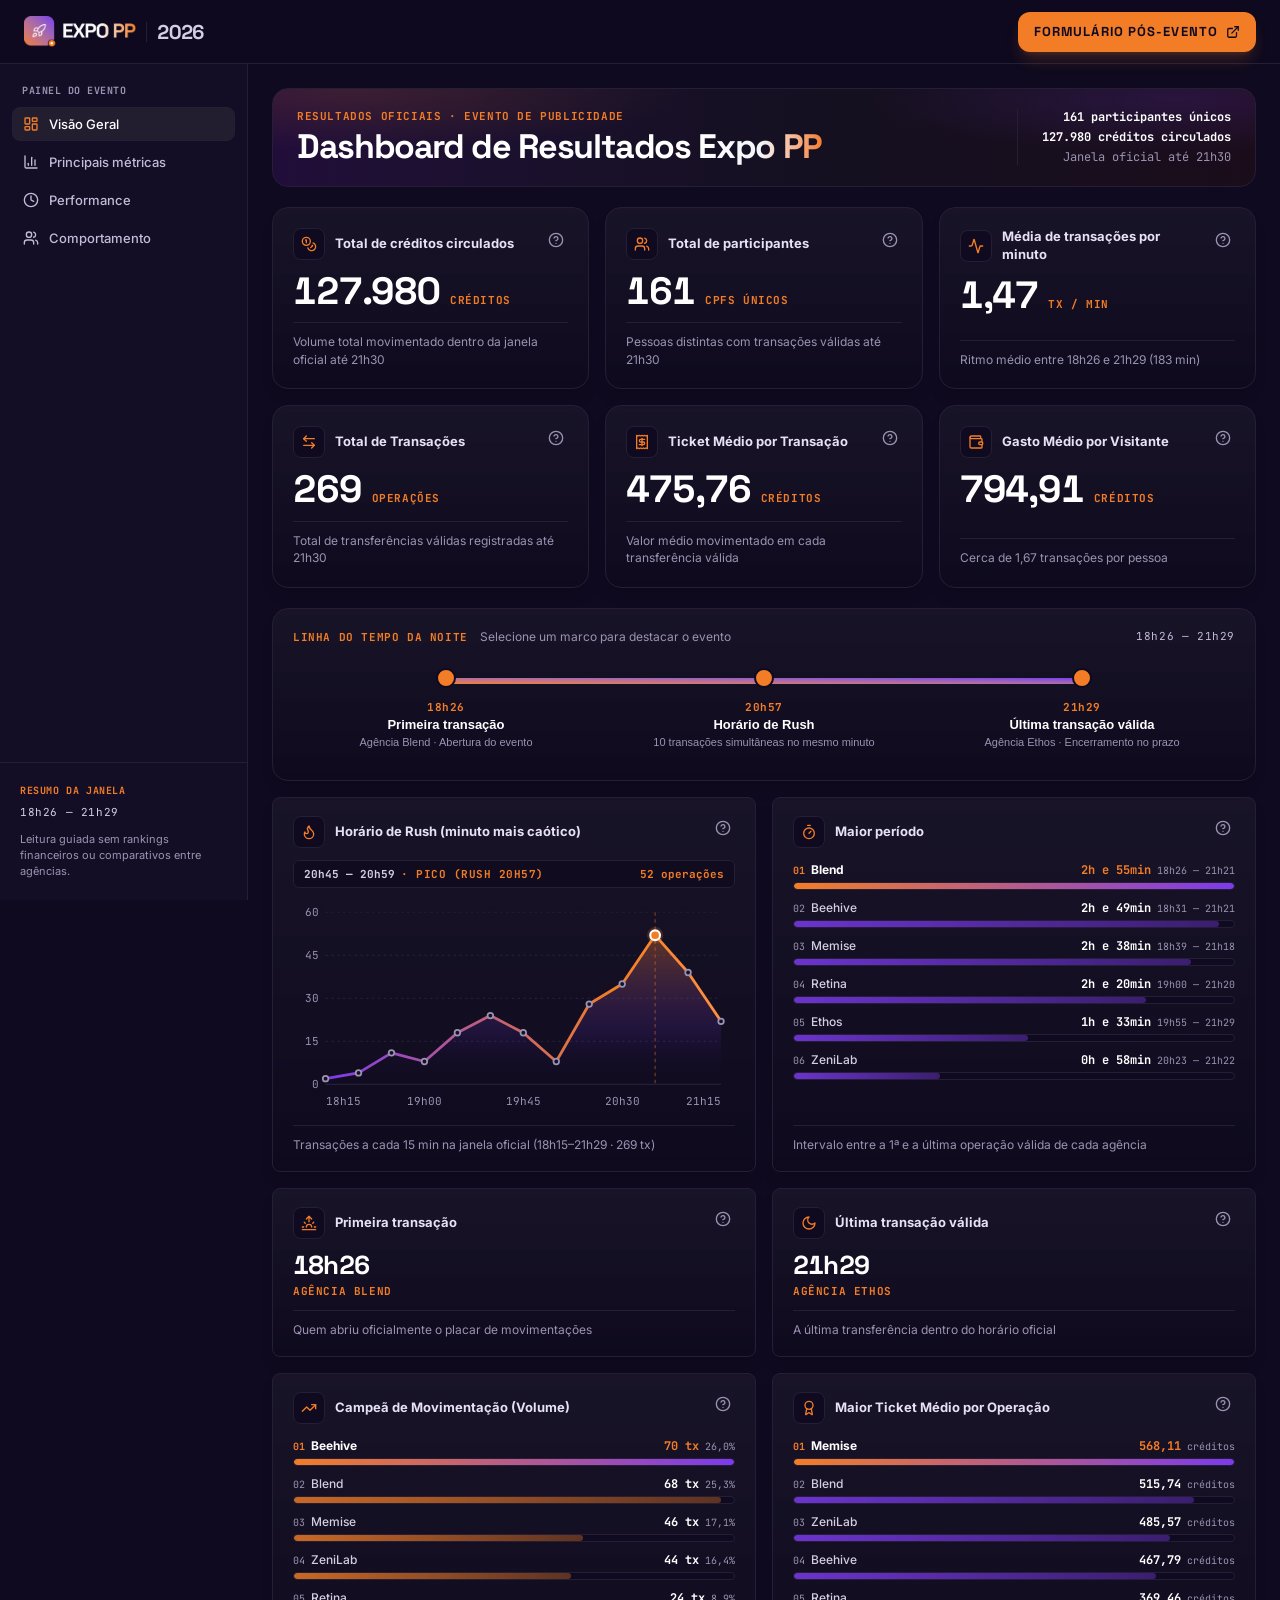
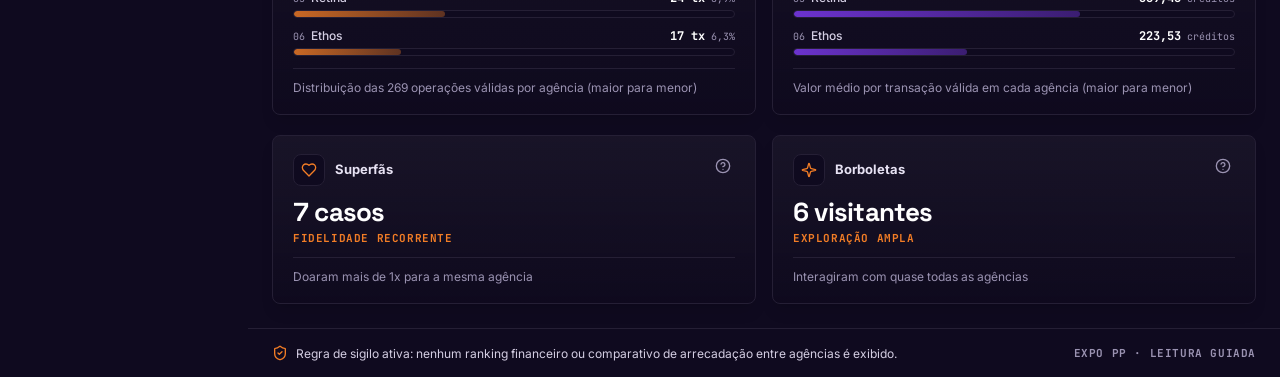
<file: public/expo-pp-dashboard.html>
<!doctype html>
<html lang="pt-BR">
  <head>
    <meta charset="UTF-8" />
    <meta name="viewport" content="width=device-width, initial-scale=1.0" />
    <title>Expo PP — Dashboard de Resultados</title>
    <meta
      name="description"
      content="Dashboard de resultados e destaques comportamentais da Expo PP para os alunos participantes."
    />
    <link rel="icon" type="image/png" href="./assets/aistudio/image_f7f0da98.png" />
    <link rel="preconnect" href="https://fonts.googleapis.com" />
    <link rel="preconnect" href="https://fonts.gstatic.com" crossorigin />
    <link
      href="https://fonts.googleapis.com/css2?family=Inter:wght@400;500;600;700&family=JetBrains+Mono:wght@400;500;700&family=Space+Grotesk:wght@500;700&display=swap"
      rel="stylesheet"
    />
    <style>
      :root {
        --expo-canvas: #0F0A1F;
        --expo-sidebar: #130E26;
        --expo-surface: #161126;
        --expo-surface-raised: #221E30;
        --expo-primary: #F27D26;
        --expo-purple: #7C3AED;
        --expo-hairline: #251F35;
        --expo-text: #FFFFFF;
        --expo-text-secondary: #D4CEE3;
        --expo-text-muted: #9B93B2;
        --expo-shadow-sm: rgba(0, 0, 0, 0.1) 0px 10px 15px -3px, rgba(0, 0, 0, 0.1) 0px 4px 6px -4px;
        --expo-shadow-md: oklab(0.710617 0.106104 0.132957 / 0.2) 0px 10px 15px -3px, oklab(0.710617 0.106104 0.132957 / 0.2) 0px 4px 6px -4px;
        --expo-shadow-lg: oklab(0.710617 0.106104 0.132957 / 0.1) 0px 20px 25px -5px, oklab(0.710617 0.106104 0.132957 / 0.1) 0px 8px 10px -6px;
      }

      *, *::before, *::after {
        box-sizing: border-box;
      }

      html {
        background-color: var(--expo-canvas);
        color: var(--expo-text);
        font-family: "Inter", system-ui, -apple-system, sans-serif;
        scroll-behavior: smooth;
      }

      body {
        margin: 0;
        background-color: var(--expo-canvas);
        color: var(--expo-text);
        -webkit-font-smoothing: antialiased;
        overflow-x: hidden;
      }

      ::selection {
        background: rgba(242, 125, 38, 0.3);
        color: #FFFFFF;
      }

      /* Shell */
      .app-shell {
        display: flex;
        flex-direction: column;
        min-height: 100vh;
      }

      .body-layout {
        display: flex;
        flex: 1;
      }

      .sidebar {
        display: none;
        width: 248px;
        flex-shrink: 0;
        flex-direction: column;
        justify-content: space-between;
        border-right: 1px solid var(--expo-hairline);
        background-color: var(--expo-sidebar);
        position: sticky;
        top: 64px;
        height: calc(100vh - 64px);
      }

      @media (min-width: 1024px) {
        .sidebar {
          display: flex;
        }
      }

      .brand-text {
        font-family: "JetBrains Mono", ui-monospace, monospace;
        font-size: 12px;
        font-weight: 700;
        letter-spacing: 0.6px;
        text-transform: uppercase;
        color: #FFFFFF;
      }

      .sidebar-nav-wrap {
        padding: 20px 12px;
      }

      .sidebar-kicker {
        margin: 0 0 10px;
        padding: 0 10px;
        font-family: "JetBrains Mono", ui-monospace, monospace;
        font-size: 10px;
        font-weight: 700;
        letter-spacing: 0.5px;
        text-transform: uppercase;
        color: var(--expo-text-muted);
      }

      .sidebar-nav {
        display: flex;
        flex-direction: column;
        gap: 4px;
      }

      .sidebar-link {
        display: flex;
        align-items: center;
        gap: 10px;
        padding: 8px 10px;
        border-radius: 8px;
        border: 1px solid transparent;
        text-decoration: none;
        font-size: 13px;
        font-weight: 500;
        color: #C4BBD9;
        white-space: nowrap;
        transition: background-color 150ms cubic-bezier(0.16, 1, 0.3, 1), color 150ms cubic-bezier(0.16, 1, 0.3, 1);
      }

      .sidebar-link:hover,
      .sidebar-link:focus-visible {
        background-color: #1B1530;
        color: #FFFFFF;
        outline: none;
      }

      .sidebar-link[data-active="true"] {
        background-color: var(--expo-surface-raised);
        border-color: var(--expo-hairline);
        color: #FFFFFF;
      }

      .sidebar-link[data-active="true"] svg {
        color: var(--expo-primary);
      }

      .sidebar-footer {
        border-top: 1px solid var(--expo-hairline);
        padding: 20px;
        font-size: 12px;
        line-height: 1.5;
      }

      .workspace {
        display: flex;
        flex: 1;
        min-width: 0;
        flex-direction: column;
      }

      /* Top Header */
      .topbar {
        position: sticky;
        top: 0;
        z-index: 30;
        display: flex;
        align-items: center;
        justify-content: space-between;
        gap: 12px;
        height: 64px;
        padding: 0 16px;
        border-bottom: 1px solid var(--expo-hairline);
        background: rgba(15, 10, 31, 0.95);
        backdrop-filter: blur(12px);
      }

      @media (min-width: 640px) {
        .topbar {
          gap: 16px;
          padding: 0 24px;
        }
      }

      .logo-link {
        display: inline-flex;
        align-items: center;
        gap: 8px;
        flex-shrink: 0;
        border-radius: 8px;
        text-decoration: none;
      }

      @media (min-width: 640px) {
        .logo-link {
          gap: 10px;
        }
      }

      .logo-link:focus-visible {
        outline: none;
        box-shadow: 0 0 0 2px var(--expo-primary);
      }

      .logo-img {
        height: 24px;
        width: auto;
        object-fit: contain;
        display: block;
      }

      @media (min-width: 640px) {
        .logo-img {
          height: 32px;
        }
      }

      .logo-divider {
        width: 1px;
        height: 16px;
        background-color: var(--expo-hairline);
      }

      @media (min-width: 640px) {
        .logo-divider {
          height: 20px;
        }
      }

      .logo-year {
        font-family: "Space Grotesk", system-ui, sans-serif;
        font-size: 15px;
        font-weight: 700;
        line-height: 1;
        letter-spacing: -0.02em;
        font-variant-numeric: tabular-nums;
        color: var(--expo-text-secondary);
      }

      @media (min-width: 640px) {
        .logo-year {
          font-size: 20px;
        }
      }

      .cta-form-btn {
        display: inline-flex;
        align-items: center;
        gap: 6px;
        height: 36px;
        padding: 0 12px;
        flex-shrink: 0;
        border-radius: 12px;
        background-color: var(--expo-primary);
        color: #0F0A1F;
        text-decoration: none;
        font-family: "Space Grotesk", system-ui, sans-serif;
        font-size: 11px;
        font-weight: 700;
        letter-spacing: 0.9px;
        text-transform: uppercase;
        white-space: nowrap;
        box-shadow: var(--expo-shadow-md);
        transition: background-color 150ms cubic-bezier(0.16, 1, 0.3, 1);
      }

      @media (min-width: 640px) {
        .cta-form-btn {
          gap: 8px;
          height: 40px;
          padding: 0 16px;
          font-size: 13px;
          letter-spacing: 1.1px;
        }
      }

      .cta-form-btn:hover {
        background-color: #FF9142;
      }

      .cta-form-btn:focus-visible {
        outline: none;
        box-shadow: 0 0 0 2px #FFFFFF;
      }

      /* Main Canvas */
      .canvas {
        flex: 1;
        padding: 20px 16px;
      }

      @media (min-width: 640px) {
        .canvas {
          padding: 24px;
        }
      }

      .canvas-inner {
        width: 100%;
        max-width: 1320px;
        margin: 0 auto;
        display: flex;
        flex-direction: column;
        gap: 20px;
      }

      .banner {
        scroll-margin-top: 80px;
        border-radius: 16px;
        border: 1px solid var(--expo-hairline);
        padding: 20px;
        background:
          radial-gradient(50% 90% at 8% 0%, oklab(0.710617 0.106104 0.132957 / 0.14) 0%, transparent 70%),
          radial-gradient(45% 80% at 92% 10%, rgba(124, 58, 237, 0.16) 0%, transparent 70%),
          linear-gradient(
            to right,
            oklab(0.381 0.100917 -0.144194 / 0.25) 0%,
            rgba(22, 18, 33, 0.75) 55%,
            oklab(0.266 0.0637018 0.0467235 / 0.22) 100%
          );
      }

      @media (min-width: 640px) {
        .banner {
          padding: 20px 24px;
        }
      }

      .banner-row {
        display: flex;
        flex-direction: column;
        gap: 12px;
      }

      @media (min-width: 1024px) {
        .banner-row {
          flex-direction: row;
          align-items: center;
          justify-content: space-between;
        }
      }

      .kicker {
        margin: 0;
        font-family: "JetBrains Mono", ui-monospace, monospace;
        font-size: 11px;
        font-weight: 700;
        letter-spacing: 0.6px;
        text-transform: uppercase;
        color: var(--expo-primary);
      }

      .banner-title {
        margin: 6px 0 0;
        font-family: "Space Grotesk", system-ui, sans-serif;
        font-size: 28px;
        font-weight: 700;
        line-height: 1.08;
        letter-spacing: -0.04em;
        text-wrap: balance;
        color: #FFFFFF;
      }

      @media (min-width: 640px) {
        .banner-title {
          font-size: 34px;
        }
      }

      .gradient-word {
        background: linear-gradient(
          to right,
          rgb(255, 255, 255) 0%,
          oklch(0.968 0.007 247.896) 50%,
          rgb(242, 125, 38) 100%
        );
        -webkit-background-clip: text;
        background-clip: text;
        color: transparent;
      }

      .banner-sub {
        margin: 6px 0 0;
        max-width: 672px;
        font-size: 14px;
        line-height: 1.55;
        color: var(--expo-text-secondary);
      }

      .banner-meta {
        display: flex;
        flex-wrap: wrap;
        align-items: center;
        gap: 4px 12px;
        border-top: 1px solid var(--expo-hairline);
        padding-top: 12px;
        font-family: "JetBrains Mono", ui-monospace, monospace;
        font-size: 12px;
        color: var(--expo-text-muted);
      }

      @media (min-width: 1024px) {
        .banner-meta {
          border-top: none;
          border-left: 1px solid var(--expo-hairline);
          padding-top: 0;
          padding-left: 24px;
          flex-direction: column;
          align-items: flex-end;
          flex-shrink: 0;
        }
      }

      .banner-meta strong {
        color: #FFFFFF;
        font-variant-numeric: tabular-nums;
      }

      .banner-dot {
        display: inline;
      }

      @media (min-width: 1024px) {
        .banner-dot {
          display: none;
        }
      }

      /* Section Heads */
      .section-anchor {
        scroll-margin-top: 80px;
      }

      .section-head {
        display: flex;
        flex-wrap: wrap;
        align-items: baseline;
        justify-content: space-between;
        gap: 8px;
        margin-bottom: 12px;
      }

      .section-head-tight {
        margin-bottom: 0;
      }

      .section-title {
        margin: 0;
        font-family: "Space Grotesk", system-ui, sans-serif;
        font-size: 16px;
        font-weight: 700;
        letter-spacing: -0.01em;
        color: #FFFFFF;
      }

      .section-hint {
        font-size: 12px;
        color: var(--expo-text-muted);
      }

      /* Grids */
      .grid-kpi {
        display: grid;
        grid-template-columns: 1fr;
        gap: 16px;
      }

      @media (min-width: 768px) {
        .grid-kpi {
          grid-template-columns: repeat(3, minmax(0, 1fr));
        }
      }

      .section-stack {
        display: flex;
        flex-direction: column;
        gap: 16px;
      }

      .grid-2 {
        display: grid;
        grid-template-columns: 1fr;
        gap: 16px;
      }

      @media (min-width: 640px) {
        .grid-2 {
          grid-template-columns: repeat(2, minmax(0, 1fr));
        }
      }

      /* Cards */
      .card {
        position: relative;
        display: flex;
        flex-direction: column;
        justify-content: space-between;
        padding: 18px 20px;
        border-radius: 8px;
        background: linear-gradient(180deg, rgba(34, 30, 48, 0.52) 0%, rgba(15, 10, 30, 0.92) 100%);
        border: 1px solid var(--expo-hairline);
        box-shadow: var(--expo-shadow-sm);
        transition:
          transform 180ms cubic-bezier(0.16, 1, 0.3, 1),
          border-color 180ms cubic-bezier(0.16, 1, 0.3, 1),
          box-shadow 180ms cubic-bezier(0.16, 1, 0.3, 1);
      }

      .card-kpi {
        border-radius: 16px;
        padding: 20px;
      }

      .card:hover,
      .card:focus-within {
        z-index: 20;
        transform: translateY(-2px);
        border-color: rgba(242, 125, 38, 0.44);
        box-shadow: var(--expo-shadow-md), 0 0 0 1px rgba(124, 58, 237, 0.25);
      }

      .card-purple:hover,
      .card-purple:focus-within {
        border-color: rgba(124, 58, 237, 0.48);
        box-shadow: var(--expo-shadow-lg), 0 0 0 1px rgba(242, 125, 38, 0.22);
      }

      .card-top {
        display: flex;
        align-items: flex-start;
        justify-content: space-between;
        gap: 8px;
      }

      .card-title-wrap {
        display: flex;
        align-items: center;
        gap: 10px;
        min-width: 0;
      }

      .icon-box {
        display: inline-flex;
        align-items: center;
        justify-content: center;
        width: 32px;
        height: 32px;
        flex-shrink: 0;
        border-radius: 8px;
        border: 1px solid var(--expo-hairline);
        background-color: var(--expo-canvas);
        color: var(--expo-primary);
      }

      .card-title {
        margin: 0;
        font-size: 13px;
        font-weight: 700;
        line-height: 1.38;
        color: #E7E2F3;
      }

      .card-value-row {
        margin-top: 12px;
        display: flex;
        flex-wrap: wrap;
        align-items: baseline;
        gap: 4px 10px;
      }

      .card-value-col {
        margin-top: 12px;
        display: flex;
        flex-direction: column;
        gap: 4px;
      }

      .card-value {
        margin: 0;
        font-family: "Space Grotesk", system-ui, sans-serif;
        font-weight: 700;
        letter-spacing: -0.03em;
        font-variant-numeric: tabular-nums;
        color: #FFFFFF;
      }

      .card-value-kpi {
        font-size: 34px;
        line-height: 1.02;
      }

      @media (min-width: 1280px) {
        .card-value-kpi {
          font-size: 38px;
        }
      }

      .card-value-tile {
        font-size: 24px;
        line-height: 1.1;
      }

      @media (min-width: 640px) {
        .card-value-tile {
          font-size: 26px;
        }
      }

      .card-unit {
        font-family: "JetBrains Mono", ui-monospace, monospace;
        font-size: 11px;
        font-weight: 700;
        letter-spacing: 0.6px;
        text-transform: uppercase;
        color: var(--expo-primary);
      }

      .card-sub {
        margin: 12px 0 0;
        padding-top: 10px;
        border-top: 1px solid var(--expo-hairline);
        font-size: 12px;
        line-height: 1.45;
        color: var(--expo-text-muted);
      }

      /* Horizontal Bar Chart */
      .bar-list {
        list-style: none;
        margin: 14px 0 0;
        padding: 0;
        display: flex;
        flex-direction: column;
        gap: 10px;
      }

      .bar-header {
        display: flex;
        align-items: baseline;
        justify-content: space-between;
        gap: 8px;
        margin-bottom: 4px;
        font-size: 12px;
      }

      .bar-label-wrap {
        display: flex;
        align-items: baseline;
        gap: 6px;
        min-width: 0;
      }

      .bar-rank {
        font-family: "JetBrains Mono", ui-monospace, monospace;
        font-size: 10px;
        font-variant-numeric: tabular-nums;
        color: var(--expo-text-muted);
      }

      .bar-rank-leader {
        font-weight: 700;
        color: var(--expo-primary);
      }

      .bar-agency {
        font-weight: 500;
        color: var(--expo-text-secondary);
        white-space: nowrap;
        overflow: hidden;
        text-overflow: ellipsis;
      }

      .bar-agency-leader {
        font-weight: 700;
        color: #FFFFFF;
      }

      .bar-val-wrap {
        display: flex;
        align-items: baseline;
        gap: 6px;
        flex-shrink: 0;
        font-family: "JetBrains Mono", ui-monospace, monospace;
        font-variant-numeric: tabular-nums;
      }

      .bar-val {
        font-size: 12px;
        font-weight: 700;
        color: #FFFFFF;
      }

      .bar-val-leader {
        color: var(--expo-primary);
      }

      .bar-detail {
        font-size: 10px;
        color: var(--expo-text-muted);
      }

      .bar-track {
        height: 8px;
        width: 100%;
        overflow: hidden;
        border-radius: 4px;
        border: 1px solid var(--expo-hairline);
        background-color: var(--expo-canvas);
      }

      .bar-fill {
        height: 100%;
        border-radius: 3px;
      }

      /* Line Chart */
      .line-chart-wrap {
        margin-top: 12px;
      }

      .line-readout {
        margin-bottom: 8px;
        display: flex;
        flex-wrap: wrap;
        align-items: center;
        justify-content: space-between;
        gap: 8px;
        border-radius: 6px;
        border: 1px solid var(--expo-hairline);
        background-color: rgba(15, 10, 31, 0.8);
        padding: 6px 10px;
        font-family: "JetBrains Mono", ui-monospace, monospace;
        font-size: 11px;
        font-variant-numeric: tabular-nums;
      }

      .line-readout-range {
        font-weight: 700;
        color: var(--expo-text-secondary);
      }

      .line-readout-peak {
        margin-left: 6px;
        font-weight: 700;
        text-transform: uppercase;
        letter-spacing: 0.5px;
        color: var(--expo-primary);
      }

      .line-readout-count {
        font-weight: 700;
        color: var(--expo-primary);
      }

      .line-svg {
        width: 100%;
        height: auto;
        overflow: visible;
        display: block;
        user-select: none;
      }

      .line-hit {
        cursor: pointer;
      }

      .line-hit:focus {
        outline: none;
      }

      /* Tooltip */
      .tooltip-wrap {
        position: relative;
        display: inline-flex;
        align-items: center;
      }

      .tooltip-btn {
        display: inline-flex;
        align-items: center;
        justify-content: center;
        width: 40px;
        height: 40px;
        margin: -8px;
        padding: 0;
        border: none;
        border-radius: 8px;
        background: transparent;
        color: var(--expo-text-muted);
        cursor: pointer;
        transition: color 150ms cubic-bezier(0.16, 1, 0.3, 1);
      }

      .tooltip-btn:hover,
      .tooltip-btn:focus-visible {
        color: var(--expo-primary);
        outline: none;
      }

      .tooltip-btn:focus-visible {
        box-shadow: 0 0 0 2px var(--expo-primary);
      }

      .tooltip-popover {
        position: absolute;
        right: 0;
        top: 100%;
        z-index: 30;
        width: 256px;
        max-width: calc(100vw - 3rem);
        margin-top: 8px;
        padding: 12px;
        border-radius: 8px;
        border: 1px solid rgba(242, 125, 38, 0.4);
        background-color: #17112B;
        color: #D4CEE3;
        font-size: 12px;
        line-height: 1.5;
        text-align: left;
        box-shadow: 0 14px 28px -6px rgba(0, 0, 0, 0.6), 0 10px 15px -3px oklab(0.710617 0.106104 0.132957 / 0.18);
        display: none;
      }

      .tooltip-popover[data-open="true"] {
        display: block;
      }

      .tooltip-kicker {
        margin: 0 0 4px;
        font-family: "JetBrains Mono", ui-monospace, monospace;
        font-size: 10px;
        font-weight: 700;
        letter-spacing: 0.5px;
        text-transform: uppercase;
        color: var(--expo-primary);
      }

      .tooltip-body {
        margin: 0;
      }

      /* Timeline */
      .timeline-head {
        display: flex;
        flex-wrap: wrap;
        align-items: center;
        justify-content: space-between;
        gap: 8px;
        margin-bottom: 16px;
      }

      .timeline-desktop-wrap {
        position: relative;
        display: none;
      }

      .timeline-track {
        pointer-events: none;
        position: absolute;
        left: 16.67%;
        right: 16.67%;
        top: 18px;
        height: 6px;
        border-radius: 8px;
        background-color: var(--expo-hairline);
      }

      .timeline-fill {
        height: 100%;
        width: 100%;
        border-radius: 8px;
        background: linear-gradient(to right top in oklab, rgb(242, 125, 38) 0%, rgb(124, 58, 237) 100%);
      }

      .timeline-grid {
        position: relative;
        list-style: none;
        margin: 0;
        padding: 0;
        display: grid;
        grid-template-columns: repeat(3, minmax(0, 1fr));
        gap: 12px;
      }

      .timeline-node-btn {
        display: flex;
        width: 100%;
        flex-direction: column;
        align-items: center;
        text-align: center;
        padding: 8px 8px 10px;
        border: none;
        border-radius: 8px;
        background: transparent;
        cursor: pointer;
        transition: background-color 150ms cubic-bezier(0.16, 1, 0.3, 1);
      }

      .timeline-node-btn:hover {
        background-color: rgba(27, 21, 48, 0.6);
      }

      .timeline-node-btn[aria-pressed="true"] {
        background-color: rgba(34, 30, 48, 0.75);
      }

      .timeline-node-btn:focus-visible {
        outline: none;
        box-shadow: 0 0 0 2px var(--expo-primary);
      }

      .timeline-dot {
        position: relative;
        z-index: 10;
        display: inline-block;
        width: 20px;
        height: 20px;
        margin-bottom: 12px;
        border-radius: 9999px;
        border: 2px solid #0F0A1F;
        background-color: var(--expo-primary);
        transition: transform 150ms cubic-bezier(0.16, 1, 0.3, 1), box-shadow 150ms cubic-bezier(0.16, 1, 0.3, 1);
      }

      .timeline-node-btn:hover .timeline-dot {
        transform: scale(1.1);
      }

      .timeline-node-btn[aria-pressed="true"] .timeline-dot {
        transform: scale(1.1);
        border-color: #FFFFFF;
        box-shadow: 0 0 0 4px rgba(242, 125, 38, 0.22);
      }

      .timeline-mobile {
        list-style: none;
        margin: 0;
        padding: 0;
        display: flex;
        flex-direction: column;
        gap: 8px;
      }

      .timeline-mobile-btn {
        display: flex;
        width: 100%;
        align-items: flex-start;
        gap: 12px;
        padding: 10px;
        border-radius: 8px;
        border: 1px solid var(--expo-hairline);
        background: transparent;
        text-align: left;
        cursor: pointer;
      }

      .timeline-mobile-btn[aria-pressed="true"] {
        border-color: rgba(242, 125, 38, 0.5);
        background-color: rgba(34, 30, 48, 0.75);
      }

      @media (min-width: 768px) {
        .timeline-desktop-wrap {
          display: block;
        }
        .timeline-mobile {
          display: none;
        }
      }

      .timeline-note {
        margin: 12px 0 0;
        padding-top: 10px;
        border-top: 1px solid var(--expo-hairline);
        font-size: 12px;
        color: var(--expo-text-secondary);
      }

      .card-selected {
        border-color: rgba(242, 125, 38, 0.65) !important;
        box-shadow: 0 0 0 1px rgba(242, 125, 38, 0.4), var(--expo-shadow-md) !important;
      }

      .timeline-time {
        margin: 0;
        font-family: "JetBrains Mono", ui-monospace, monospace;
        font-size: 11px;
        font-weight: 700;
        font-variant-numeric: tabular-nums;
        letter-spacing: 0.6px;
        color: var(--expo-primary);
      }

      .timeline-label {
        margin: 2px 0 0;
        font-size: 13px;
        font-weight: 700;
        line-height: 1.35;
        color: #FFFFFF;
      }

      .timeline-sub {
        margin: 2px 0 0;
        font-size: 11px;
        line-height: 1.35;
        color: var(--expo-text-muted);
      }

      /* Footer */
      .footer {
        border-top: 1px solid var(--expo-hairline);
        background-color: var(--expo-canvas);
        padding: 16px;
      }

      @media (min-width: 640px) {
        .footer {
          padding: 16px 24px;
        }
      }

      .footer-inner {
        max-width: 1320px;
        margin: 0 auto;
        display: flex;
        flex-direction: column;
        gap: 8px;
        font-size: 12px;
        color: var(--expo-text-muted);
      }

      @media (min-width: 640px) {
        .footer-inner {
          flex-direction: row;
          align-items: center;
          justify-content: space-between;
        }
      }

      .footer-privacy {
        display: flex;
        align-items: center;
        gap: 8px;
        color: var(--expo-text-secondary);
      }

      @media (prefers-reduced-motion: reduce) {
        html {
          scroll-behavior: auto;
        }
        .card {
          transition: none;
        }
        .card:hover,
        .card:focus-within {
          transform: none;
        }
      }
    </style>
  </head>
  <body>
    <div class="app-shell">
      <header class="topbar">
        <a href="#visao-geral" class="logo-link" aria-label="Expo PP 2026">
          <img src="./assets/aistudio/image_f7f0da98.png" alt="Expo PP" class="logo-img" />
          <span class="logo-divider" aria-hidden="true"></span>
          <span class="logo-year">2026</span>
        </a>

        <a
          href="https://forms.gle/UCGH6Pug6AW7fHS66"
          target="_blank"
          rel="noopener noreferrer"
          class="cta-form-btn"
        >
          <span>Formulário Pós-Evento</span>
          <svg width="14" height="14" viewBox="0 0 24 24" fill="none" stroke="currentColor" stroke-width="2.2" stroke-linecap="round" stroke-linejoin="round" aria-hidden="true">
            <path d="M15 3h6v6"/><path d="M10 14 21 3"/><path d="M18 13v6a2 2 0 0 1-2 2H5a2 2 0 0 1-2-2V8a2 2 0 0 1 2-2h6"/>
          </svg>
        </a>
      </header>

      <div class="body-layout">
        <aside class="sidebar" aria-label="Navegação do painel">
          <div class="sidebar-nav-wrap">
            <p class="sidebar-kicker">Painel do Evento</p>
            <nav class="sidebar-nav">
              <a href="#visao-geral" class="sidebar-link" data-nav="visao-geral" data-active="true">
                <svg width="16" height="16" viewBox="0 0 24 24" fill="none" stroke="currentColor" stroke-width="2" stroke-linecap="round" stroke-linejoin="round" aria-hidden="true"><rect width="7" height="9" x="3" y="3" rx="1"/><rect width="7" height="5" x="14" y="3" rx="1"/><rect width="7" height="9" x="14" y="12" rx="1"/><rect width="7" height="5" x="3" y="16" rx="1"/></svg>
                <span>Visão Geral</span>
              </a>
              <a href="#big-numbers" class="sidebar-link" data-nav="big-numbers" data-active="false">
                <svg width="16" height="16" viewBox="0 0 24 24" fill="none" stroke="currentColor" stroke-width="2" stroke-linecap="round" stroke-linejoin="round" aria-hidden="true"><path d="M3 3v16a2 2 0 0 0 2 2h16"/><path d="M18 17V9"/><path d="M13 17V5"/><path d="M8 17v-3"/></svg>
                <span>Principais métricas</span>
              </a>
              <a href="#numeros-divertidos" class="sidebar-link" data-nav="numeros-divertidos" data-active="false">
                <svg width="16" height="16" viewBox="0 0 24 24" fill="none" stroke="currentColor" stroke-width="2" stroke-linecap="round" stroke-linejoin="round" aria-hidden="true"><circle cx="12" cy="12" r="10"/><polyline points="12 6 12 12 16 14"/></svg>
                <span>Performance</span>
              </a>
              <a href="#padroes" class="sidebar-link" data-nav="padroes" data-active="false">
                <svg width="16" height="16" viewBox="0 0 24 24" fill="none" stroke="currentColor" stroke-width="2" stroke-linecap="round" stroke-linejoin="round" aria-hidden="true"><path d="M16 21v-2a4 4 0 0 0-4-4H6a4 4 0 0 0-4 4v2"/><circle cx="9" cy="7" r="4"/><path d="M22 21v-2a4 4 0 0 0-3-3.87"/><path d="M16 3.13a4 4 0 0 1 0 7.75"/></svg>
                <span>Comportamento</span>
              </a>
            </nav>
          </div>

          <div class="sidebar-footer">
            <p class="kicker" style="font-size:10px;">Resumo da Janela</p>
            <p class="timeline-time" style="color:#D4CEE3;font-weight:400;margin-top:6px;">18h26 — 21h29</p>
            <p style="margin:12px 0 0;font-size:11px;line-height:1.45;color:#9B93B2;">
              Leitura guiada sem rankings financeiros ou comparativos entre agências.
            </p>
          </div>
        </aside>

        <div class="workspace">

        <main class="canvas">
          <div class="canvas-inner">
            <section id="visao-geral" class="banner">
              <div class="banner-row">
                <div>
                  <p class="kicker">Resultados Oficiais · Evento de Publicidade</p>
                  <h1 class="banner-title">
                    Dashboard de Resultados <span class="gradient-word">Expo PP</span>
                  </h1>
                </div>

                <div class="banner-meta">
                  <strong>161 participantes únicos</strong>
                  <span class="banner-dot" aria-hidden="true">·</span>
                  <strong>127.980 créditos circulados</strong>
                  <span class="banner-dot" aria-hidden="true">·</span>
                  <span>Janela oficial até 21h30</span>
                </div>
              </div>
            </section>

            <section id="big-numbers" class="section-anchor" aria-label="Principais métricas">
              <div id="grid-big-numbers" class="grid-kpi"></div>
            </section>

            <section id="numeros-divertidos" class="section-anchor section-stack" aria-label="Performance">
              <div id="timeline-card" class="card card-kpi" aria-label="Linha do tempo cronológica dos principais marcos do evento"></div>
              <div id="grid-fun-top" class="grid-2"></div>
              <div id="grid-fun-bottom" class="grid-2"></div>
              <div id="grid-fun-bars" class="grid-2"></div>
            </section>

            <section id="padroes" class="section-anchor" aria-label="Comportamento">
              <div id="grid-patterns" class="grid-2"></div>
            </section>
          </div>
        </main>

          <footer class="footer">
            <div class="footer-inner">
              <div class="footer-privacy">
                <svg width="16" height="16" viewBox="0 0 24 24" fill="none" stroke="#F27D26" stroke-width="2" stroke-linecap="round" stroke-linejoin="round" aria-hidden="true">
                  <path d="M20 13c0 5-3.5 7.5-7.66 8.95a1 1 0 0 1-.67-.01C7.5 20.5 4 18 4 13V6a1 1 0 0 1 1-1c2 0 4.5-1.2 6.24-2.72a1.17 1.17 0 0 1 1.52 0C14.51 3.81 17 5 19 5a1 1 0 0 1 1 1z"/>
                  <path d="m9 12 2 2 4-4"/>
                </svg>
                <span>Regra de sigilo ativa: nenhum ranking financeiro ou comparativo de arrecadação entre agências é exibido.</span>
              </div>
              <span class="brand-text" style="color: #9B93B2; font-size: 11px;">Expo PP · Leitura Guiada</span>
            </div>
          </footer>
        </div>
      </div>
    </div>

    <script>
      (function () {
        const ICONS = {
          coins: '<circle cx="8" cy="8" r="6"/><path d="M18.09 10.37A6 6 0 1 1 10.34 18"/><path d="M7 6h1v4"/><path d="m16.71 13.88.7.71-2.82 2.82"/>',
          users: '<path d="M16 21v-2a4 4 0 0 0-4-4H6a4 4 0 0 0-4 4v2"/><circle cx="9" cy="7" r="4"/><path d="M22 21v-2a4 4 0 0 0-3-3.87"/><path d="M16 3.13a4 4 0 0 1 0 7.75"/>',
          activity: '<path d="M22 12h-2.48a2 2 0 0 0-1.93 1.46l-2.35 8.36a.25.25 0 0 1-.48 0L9.24 2.18a.25.25 0 0 0-.48 0l-2.35 8.36A2 2 0 0 1 4.49 12H2"/>',
          flame: '<path d="M8.5 14.5A2.5 2.5 0 0 0 11 12c0-1.38-.5-2-1-3-1.072-2.143-.224-4.054 2-6 .5 2.5 2 4.9 4 6.5 2 1.6 3 3.5 3 5.5a7 7 0 1 1-14 0c0-1.153.433-2.294 1-3a2.5 2.5 0 0 0 2.5 2.5z"/>',
          timer: '<line x1="10" x2="14" y1="2" y2="2"/><line x1="12" x2="15" y1="14" y2="11"/><circle cx="12" cy="14" r="8"/>',
          sunrise: '<path d="M12 2v8"/><path d="m4.93 10.93 1.41 1.41"/><path d="M2 18h2"/><path d="M20 18h2"/><path d="m19.07 10.93-1.41 1.41"/><path d="M22 22H2"/><path d="m8 6 4-4 4 4"/><path d="M16 18a4 4 0 0 0-8 0"/>',
          moon: '<path d="M12 3a6 6 0 0 0 9 9 9 9 0 1 1-9-9Z"/>',
          clockAlert: '<path d="M12 6v6l4 2"/><path d="M16 21.16a10 10 0 1 1 5-13.516"/><path d="M20 11.5v6"/><path d="M20 21.5h.01"/>',
          heart: '<path d="M19 14c1.49-1.46 3-3.21 3-5.5A5.5 5.5 0 0 0 16.5 3c-1.76 0-3 .5-4.5 2-1.5-1.5-2.74-2-4.5-2A5.5 5.5 0 0 0 2 8.5c0 2.3 1.5 4.05 3 5.5l7 7Z"/>',
          sparkles: '<path d="M9.937 15.5A2 2 0 0 0 8.5 14.063l-6.135-1.582a.5.5 0 0 1 0-.962L8.5 9.936A2 2 0 0 0 9.937 8.5l1.582-6.135a.5.5 0 0 1 .963 0L14.063 8.5A2 2 0 0 0 15.5 9.937l6.135 1.581a.5.5 0 0 1 0 .964L15.5 14.063a2 2 0 0 0-1.437 1.437l-1.582 6.135a.5.5 0 0 1-.963 0z"/>',
          gem: '<path d="M6 3h12l4 6-10 13L2 9Z"/><path d="M11 3 8 9l4 13 4-13-3-6"/><path d="M2 9h20"/>',
          arrowLeftRight: '<path d="M8 3 4 7l4 4"/><path d="M4 7h16"/><path d="m16 21 4-4-4-4"/><path d="M20 17H4"/>',
          receipt: '<path d="M4 2v20l2-1 2 1 2-1 2 1 2-1 2 1 2-1 2 1V2l-2 1-2-1-2 1-2-1-2 1-2-1-2 1Z"/><path d="M16 8h-6a2 2 0 1 0 0 4h4a2 2 0 1 1 0 4H8"/><path d="M12 17.5v-11"/>',
          wallet: '<path d="M19 7V4a1 1 0 0 0-1-1H5a2 2 0 0 0 0 4h15a1 1 0 0 1 1 1v4h-3a2 2 0 0 0 0 4h3a1 1 0 0 0 1-1v-2a1 1 0 0 0-1-1"/><path d="M3 5v14a2 2 0 0 0 2 2h15a1 1 0 0 0 1-1v-4"/>',
          trendingUp: '<polyline points="22 7 13.5 15.5 8.5 10.5 2 17"/><polyline points="16 7 22 7 22 13"/>',
          award: '<path d="m15.477 12.89 1.515 8.526a.5.5 0 0 1-.81.47l-3.58-2.687a1 1 0 0 0-1.197 0l-3.586 2.686a.5.5 0 0 1-.81-.469l1.514-8.526"/><circle cx="12" cy="8" r="6"/>'
        };

        const BIG_NUMBERS = [
          {
            id: 'total-credits',
            title: 'Total de créditos circulados',
            value: '127.980',
            unit: 'créditos',
            subtitle: 'Volume total movimentado dentro da janela oficial até 21h30',
            tooltip: 'Soma global dos créditos transferidos nas 269 operações válidas até as 21h30, sem detalhamento ou ranking por agência.',
            icon: 'coins',
            tone: 'orange',
            variant: 'kpi'
          },
          {
            id: 'unique-participants',
            title: 'Total de participantes',
            value: '161',
            unit: 'CPFs únicos',
            subtitle: 'Pessoas distintas com transações válidas até 21h30',
            tooltip: 'Contagem de CPFs únicos que efetuaram pelo menos uma transferência de créditos dentro do horário oficial.',
            icon: 'users',
            tone: 'purple',
            variant: 'kpi'
          },
          {
            id: 'tx-per-minute',
            title: 'Média de transações por minuto',
            value: '1,47',
            unit: 'tx / min',
            subtitle: 'Ritmo médio entre 18h26 e 21h29 (183 min)',
            tooltip: 'Razão entre as 269 transações válidas e os 183,1 minutos corridos da primeira (18h26) à última operação válida (21h29).',
            icon: 'activity',
            tone: 'orange',
            variant: 'kpi'
          },
          {
            id: 'total-transactions',
            title: 'Total de Transações',
            value: '269',
            unit: 'operações',
            subtitle: 'Total de transferências válidas registradas até 21h30',
            tooltip: 'Quantidade total de operações confirmadas dentro do horário oficial do evento (excluindo 2 registros após 21h30).',
            icon: 'arrowLeftRight',
            tone: 'purple',
            variant: 'kpi'
          },
          {
            id: 'avg-ticket',
            title: 'Ticket Médio por Transação',
            value: '475,76',
            unit: 'créditos',
            subtitle: 'Valor médio movimentado em cada transferência válida',
            tooltip: 'Média calculada dividindo o total de créditos circulados (127.980) pelas 269 operações válidas registradas.',
            icon: 'receipt',
            tone: 'orange',
            variant: 'kpi'
          },
          {
            id: 'avg-spend-visitor',
            title: 'Gasto Médio por Visitante',
            value: '794,91',
            unit: 'créditos',
            subtitle: 'Cerca de 1,67 transações por pessoa',
            tooltip: 'Média de créditos investidos por CPF único participante dentro da janela oficial (127.980 créditos entre 161 pessoas, ~1,67 tx/pessoa).',
            icon: 'wallet',
            tone: 'purple',
            variant: 'kpi'
          }
        ];

        const FUN_TOP = [
          {
            id: 'rush-hour',
            title: 'Horário de Rush (minuto mais caótico)',
            value: '20h57',
            unit: '10 transações simultâneas',
            subtitle: 'Transações a cada 15 min na janela oficial (18h15–21h29 · 269 tx)',
            tooltip: 'Evolução do volume de transações em intervalos de 15 minutos durante toda a janela oficial (18h15 às 21h29), desconsiderando registros após 21h30. O pico ocorre entre 20h45 e 20h59 (52 operações, incluindo o rush de 10 tx às 20h57).',
            icon: 'flame',
            tone: 'orange',
            variant: 'tile',
            lineSeries: [
              { label: '18h15', rangeLabel: '18h15 — 18h29', count: 2 },
              { label: '18h30', rangeLabel: '18h30 — 18h44', count: 4 },
              { label: '18h45', rangeLabel: '18h45 — 18h59', count: 11 },
              { label: '19h00', rangeLabel: '19h00 — 19h14', count: 8 },
              { label: '19h15', rangeLabel: '19h15 — 19h29', count: 18 },
              { label: '19h30', rangeLabel: '19h30 — 19h44', count: 24 },
              { label: '19h45', rangeLabel: '19h45 — 19h59', count: 18 },
              { label: '20h00', rangeLabel: '20h00 — 20h14', count: 8 },
              { label: '20h15', rangeLabel: '20h15 — 20h29', count: 28 },
              { label: '20h30', rangeLabel: '20h30 — 20h44', count: 35 },
              { label: '20h45', rangeLabel: '20h45 — 20h59', count: 52 },
              { label: '21h00', rangeLabel: '21h00 — 21h14', count: 39 },
              { label: '21h15', rangeLabel: '21h15 — 21h29', count: 22 }
            ]
          },
          {
            id: 'marathon',
            title: 'Maior período',
            value: '2h e 55min',
            unit: 'Agência Blend',
            subtitle: 'Intervalo entre a 1ª e a última operação válida de cada agência',
            tooltip: 'Diferença de tempo entre a primeira e a última operação válida (até 21h30) da mesma agência, medindo apenas duração — nunca faturamento.',
            icon: 'timer',
            tone: 'purple',
            variant: 'tile',
            bars: [
              { agency: 'Blend', numericValue: 175, displayValue: '2h e 55min', detail: '18h26 — 21h21' },
              { agency: 'Beehive', numericValue: 169, displayValue: '2h e 49min', detail: '18h31 — 21h21' },
              { agency: 'Memise', numericValue: 158, displayValue: '2h e 38min', detail: '18h39 — 21h18' },
              { agency: 'Retina', numericValue: 140, displayValue: '2h e 20min', detail: '19h00 — 21h20' },
              { agency: 'Ethos', numericValue: 93, displayValue: '1h e 33min', detail: '19h55 — 21h29' },
              { agency: 'ZeniLab', numericValue: 58, displayValue: '0h e 58min', detail: '20h23 — 21h22' }
            ]
          }
        ];

        const FUN_BOTTOM = [
          {
            id: 'early-bird',
            title: 'Primeira transação',
            value: '18h26',
            unit: 'Agência Blend',
            subtitle: 'Quem abriu oficialmente o placar de movimentações',
            tooltip: 'Primeira agência a registrar uma transferência válida na abertura da feira.',
            icon: 'sunrise',
            tone: 'orange',
            variant: 'tile'
          },
          {
            id: 'night-flight',
            title: 'Última transação válida',
            value: '21h29',
            unit: 'Agência Ethos',
            subtitle: 'A última transferência dentro do horário oficial',
            tooltip: 'Última movimentação confirmada antes do encerramento oficial do evento às 21h30.',
            icon: 'moon',
            tone: 'purple',
            variant: 'tile'
          }
        ];

        const FUN_BARS = [
          {
            id: 'volume-champion',
            title: 'Campeã de Movimentação (Volume)',
            value: '70 transações',
            unit: 'Agência Beehive',
            subtitle: 'Distribuição das 269 operações válidas por agência (maior para menor)',
            tooltip: 'Quantidade de transações válidas (até 21h30) registradas por cada agência, medindo apenas volume de operações e não faturamento.',
            icon: 'trendingUp',
            tone: 'orange',
            variant: 'tile',
            bars: [
              { agency: 'Beehive', numericValue: 70, displayValue: '70 tx', detail: '26,0%' },
              { agency: 'Blend', numericValue: 68, displayValue: '68 tx', detail: '25,3%' },
              { agency: 'Memise', numericValue: 46, displayValue: '46 tx', detail: '17,1%' },
              { agency: 'ZeniLab', numericValue: 44, displayValue: '44 tx', detail: '16,4%' },
              { agency: 'Retina', numericValue: 24, displayValue: '24 tx', detail: '8,9%' },
              { agency: 'Ethos', numericValue: 17, displayValue: '17 tx', detail: '6,3%' }
            ]
          },
          {
            id: 'highest-avg-ticket',
            title: 'Maior Ticket Médio por Operação',
            value: '568,11 créditos',
            unit: 'Agência Memise',
            subtitle: 'Valor médio por transação válida em cada agência (maior para menor)',
            tooltip: 'Média de créditos transferidos por operação válida em cada agência, sem exibir ou comparar arrecadação total.',
            icon: 'award',
            tone: 'purple',
            variant: 'tile',
            bars: [
              { agency: 'Memise', numericValue: 568.11, displayValue: '568,11', detail: 'créditos' },
              { agency: 'Blend', numericValue: 515.74, displayValue: '515,74', detail: 'créditos' },
              { agency: 'ZeniLab', numericValue: 485.57, displayValue: '485,57', detail: 'créditos' },
              { agency: 'Beehive', numericValue: 467.79, displayValue: '467,79', detail: 'créditos' },
              { agency: 'Retina', numericValue: 369.46, displayValue: '369,46', detail: 'créditos' },
              { agency: 'Ethos', numericValue: 223.53, displayValue: '223,53', detail: 'créditos' }
            ]
          }
        ];

        const PATTERNS = [
          {
            id: 'superfans',
            title: 'Superfãs',
            value: '7 casos',
            unit: 'fidelidade recorrente',
            subtitle: 'Doaram mais de 1x para a mesma agência',
            tooltip: 'Superfã é o participante que voltou a investir créditos mais de uma vez na mesma agência ao longo da noite.',
            icon: 'heart',
            tone: 'orange',
            variant: 'tile'
          },
          {
            id: 'butterflies',
            title: 'Borboletas',
            value: '6 visitantes',
            unit: 'exploração ampla',
            subtitle: 'Interagiram com quase todas as agências',
            tooltip: 'Visitantes curiosos que circularam pelo evento inteiro e distribuíram apoios por quase todas as agências participantes.',
            icon: 'sparkles',
            tone: 'purple',
            variant: 'tile'
          }
        ];

        const MILESTONES = [
          { targetId: 'early-bird', time: '18h26', title: 'Primeira transação', detail: 'Agência Blend · Abertura do evento', note: 'Marco inicial · Primeira transação às 18h26 pela Agência Blend.' },
          { targetId: 'rush-hour', time: '20h57', title: 'Horário de Rush', detail: '10 transações simultâneas no mesmo minuto', note: '+2h31 após a abertura · Pico máximo de transações simultâneas.' },
          { targetId: 'night-flight', time: '21h29', title: 'Última transação válida', detail: 'Agência Ethos · Encerramento no prazo', note: '+32min após o Rush · Última transação válida às 21h29 pela Agência Ethos.' }
        ];

        function escapeHtml(text) {
          return String(text)
            .replace(/&/g, '&amp;')
            .replace(/</g, '&lt;')
            .replace(/>/g, '&gt;')
            .replace(/"/g, '&quot;');
        }

        function renderBars(bars, isPurple, title) {
          const maxVal = Math.max.apply(null, bars.map(function (b) { return b.numericValue; }).concat([1]));
          const rowsHtml = bars.map(function (bar, index) {
            const widthPercent = Math.max(8, Math.round((bar.numericValue / maxVal) * 1000) / 10);
            const isLeader = index === 0;
            const fillGradient = isLeader
              ? 'linear-gradient(90deg, #F27D26 0%, #7C3AED 100%)'
              : isPurple
                ? 'linear-gradient(90deg, rgba(124, 58, 237, 0.85) 0%, rgba(124, 58, 237, 0.4) 100%)'
                : 'linear-gradient(90deg, rgba(242, 125, 38, 0.82) 0%, rgba(242, 125, 38, 0.35) 100%)';
            const rankStr = String(index + 1).padStart(2, '0');
            return (
              '<li>' +
                '<div class="bar-header">' +
                  '<div class="bar-label-wrap">' +
                    '<span class="bar-rank ' + (isLeader ? 'bar-rank-leader' : '') + '">' + rankStr + '</span>' +
                    '<span class="bar-agency ' + (isLeader ? 'bar-agency-leader' : '') + '">' + escapeHtml(bar.agency) + '</span>' +
                  '</div>' +
                  '<div class="bar-val-wrap">' +
                    '<span class="bar-val ' + (isLeader ? 'bar-val-leader' : '') + '">' + escapeHtml(bar.displayValue) + '</span>' +
                    (bar.detail ? '<span class="bar-detail">' + escapeHtml(bar.detail) + '</span>' : '') +
                  '</div>' +
                '</div>' +
                '<div class="bar-track" role="progressbar" aria-label="' + escapeHtml(bar.agency + ': ' + bar.displayValue + (bar.detail ? ' (' + bar.detail + ')' : '')) + '" aria-valuenow="' + bar.numericValue + '" aria-valuemin="0" aria-valuemax="' + maxVal + '">' +
                  '<div class="bar-fill" style="width:' + widthPercent + '%;background:' + fillGradient + ';"></div>' +
                '</div>' +
              '</li>'
            );
          }).join('');
          return '<ol class="bar-list" aria-label="Gráfico comparativo de ' + escapeHtml(title) + '">' + rowsHtml + '</ol>';
        }

        function renderLineChart(series, title, activeIndex) {
          const SVG_WIDTH = 380;
          const SVG_HEIGHT = 186;
          const PAD_LEFT = 28;
          const PAD_RIGHT = 12;
          const PAD_TOP = 14;
          const PAD_BOTTOM = 24;
          const PLOT_WIDTH = SVG_WIDTH - PAD_LEFT - PAD_RIGHT;
          const PLOT_HEIGHT = SVG_HEIGHT - PAD_TOP - PAD_BOTTOM;
          const MAX_Y = 60;
          const Y_TICKS = [0, 15, 30, 45, 60];

          let peakIndex = 0;
          for (let i = 1; i < series.length; i++) {
            if (series[i].count > series[peakIndex].count) peakIndex = i;
          }
          const idx = typeof activeIndex === 'number' ? activeIndex : peakIndex;
          const coords = series.map(function (point, index) {
            const x = series.length === 1
              ? PAD_LEFT + PLOT_WIDTH / 2
              : PAD_LEFT + (index / (series.length - 1)) * PLOT_WIDTH;
            const y = PAD_TOP + PLOT_HEIGHT - (point.count / MAX_Y) * PLOT_HEIGHT;
            return { x: x, y: y, point: point };
          });

          const linePath = coords.map(function (c, i) {
            return (i === 0 ? 'M' : 'L') + ' ' + c.x.toFixed(1) + ' ' + c.y.toFixed(1);
          }).join(' ');
          const baselineY = PAD_TOP + PLOT_HEIGHT;
          const areaPath = linePath + ' L ' + coords[coords.length - 1].x.toFixed(1) + ' ' + baselineY.toFixed(1) + ' L ' + coords[0].x.toFixed(1) + ' ' + baselineY.toFixed(1) + ' Z';
          const active = coords[idx] || coords[peakIndex];
          const isPeak = idx === peakIndex;

          const gridHtml = Y_TICKS.map(function (tick) {
            const y = PAD_TOP + PLOT_HEIGHT - (tick / MAX_Y) * PLOT_HEIGHT;
            return (
              '<line x1="' + PAD_LEFT + '" y1="' + y + '" x2="' + (SVG_WIDTH - PAD_RIGHT) + '" y2="' + y + '" stroke="#251F35" stroke-width="1"' + (tick === 0 ? '' : ' stroke-dasharray="2 3"') + '/>' +
              '<text x="' + (PAD_LEFT - 6) + '" y="' + (y + 3) + '" text-anchor="end" fill="#9B93B2" font-size="9.5" font-family="JetBrains Mono, ui-monospace, monospace">' + tick + '</text>'
            );
          }).join('');

          const pointsHtml = coords.map(function (c, index) {
            const showXLabel = index % 3 === 0;
            const isCurrent = index === idx;
            const isPointPeak = index === peakIndex;
            const anchor = index === 0 ? 'start' : index === coords.length - 1 ? 'end' : 'middle';
            return (
              (showXLabel ? '<text x="' + c.x + '" y="' + (SVG_HEIGHT - 6) + '" text-anchor="' + anchor + '" fill="' + (isCurrent ? '#FFFFFF' : '#9B93B2') + '" font-size="9.5" font-weight="' + (isCurrent ? '700' : '400') + '" font-family="JetBrains Mono, ui-monospace, monospace">' + escapeHtml(c.point.label) + '</text>' : '') +
              (isCurrent ? '<circle cx="' + c.x + '" cy="' + c.y + '" r="7" fill="rgba(242, 125, 38, 0.22)"/>' : '') +
              '<circle cx="' + c.x + '" cy="' + c.y + '" r="' + (isCurrent ? '4.2' : isPointPeak ? '3.5' : '2.4') + '" fill="' + (isCurrent || isPointPeak ? '#F27D26' : '#161126') + '" stroke="' + (isCurrent ? '#FFFFFF' : isPointPeak ? '#F27D26' : '#9B93B2') + '" stroke-width="' + (isCurrent ? '1.8' : '1.5') + '"/>' +
              '<circle cx="' + c.x + '" cy="' + c.y + '" r="13" fill="transparent" class="line-hit" tabindex="0" role="button" data-line-index="' + index + '" aria-label="' + escapeHtml(c.point.rangeLabel + ': ' + c.point.count + ' transações') + '"/>'
            );
          }).join('');

          return (
            '<div class="line-chart-wrap" data-peak-index="' + peakIndex + '">' +
              '<div class="line-readout">' +
                '<div>' +
                  '<span class="line-readout-range">' + escapeHtml(active.point.rangeLabel) + '</span>' +
                  (isPeak ? '<span class="line-readout-peak">· Pico (Rush 20h57)</span>' : '') +
                '</div>' +
                '<span class="line-readout-count">' + active.point.count + ' ' + (active.point.count === 1 ? 'operação' : 'operações') + '</span>' +
              '</div>' +
              '<svg viewBox="0 0 ' + SVG_WIDTH + ' ' + SVG_HEIGHT + '" role="img" aria-label="Gráfico de linha de ' + escapeHtml(title) + ': quantidade de transações por blocos de 15 minutos das 18h15 às 21h30" class="line-svg">' +
                '<defs>' +
                  '<linearGradient id="expoLineAreaGrad" x1="0" y1="0" x2="0" y2="1">' +
                    '<stop offset="0%" stop-color="#F27D26" stop-opacity="0.34"/>' +
                    '<stop offset="65%" stop-color="#7C3AED" stop-opacity="0.12"/>' +
                    '<stop offset="100%" stop-color="#0F0A1F" stop-opacity="0"/>' +
                  '</linearGradient>' +
                  '<linearGradient id="expoLineStrokeGrad" x1="0" y1="0" x2="1" y2="0">' +
                    '<stop offset="0%" stop-color="#7C3AED"/>' +
                    '<stop offset="72%" stop-color="#F27D26"/>' +
                    '<stop offset="100%" stop-color="#FF9142"/>' +
                  '</linearGradient>' +
                '</defs>' +
                gridHtml +
                '<path d="' + areaPath + '" fill="url(#expoLineAreaGrad)"/>' +
                '<line x1="' + active.x + '" y1="' + PAD_TOP + '" x2="' + active.x + '" y2="' + baselineY + '" stroke="rgba(242, 125, 38, 0.45)" stroke-width="1" stroke-dasharray="3 3"/>' +
                '<path d="' + linePath + '" fill="none" stroke="url(#expoLineStrokeGrad)" stroke-width="2.4" stroke-linecap="round" stroke-linejoin="round"/>' +
                pointsHtml +
              '</svg>' +
            '</div>'
          );
        }

        function renderCard(item) {
          const isKpi = item.variant === 'kpi';
          const isPurple = item.tone === 'purple';
          const tooltipId = 'tooltip-' + item.id;
          const bodyHtml = item.lineSeries && item.lineSeries.length
            ? renderLineChart(item.lineSeries, item.title)
            : item.bars && item.bars.length
              ? renderBars(item.bars, isPurple, item.title)
              : (
                '<div class="' + (isKpi ? 'card-value-row' : 'card-value-col') + '">' +
                  '<p class="card-value ' + (isKpi ? 'card-value-kpi' : 'card-value-tile') + '">' + escapeHtml(item.value) + '</p>' +
                  '<span class="card-unit">' + escapeHtml(item.unit) + '</span>' +
                '</div>'
              );
          return (
            '<article class="card ' + (isKpi ? 'card-kpi ' : '') + (isPurple ? 'card-purple' : '') + '" data-metric-id="' + item.id + '">' +
              '<div>' +
                '<div class="card-top">' +
                  '<div class="card-title-wrap">' +
                    '<span class="icon-box" aria-hidden="true">' +
                      '<svg width="16" height="16" viewBox="0 0 24 24" fill="none" stroke="currentColor" stroke-width="2" stroke-linecap="round" stroke-linejoin="round">' +
                        ICONS[item.icon] +
                      '</svg>' +
                    '</span>' +
                    '<h3 class="card-title">' + escapeHtml(item.title) + '</h3>' +
                  '</div>' +
                  '<div class="tooltip-wrap">' +
                    '<button type="button" class="tooltip-btn" aria-label="Explicar métrica: ' + escapeHtml(item.title) + '" aria-expanded="false" data-tooltip-target="' + tooltipId + '">' +
                      '<svg width="16" height="16" viewBox="0 0 24 24" fill="none" stroke="currentColor" stroke-width="2" stroke-linecap="round" stroke-linejoin="round" aria-hidden="true">' +
                        '<circle cx="12" cy="12" r="10"/><path d="M9.09 9a3 3 0 0 1 5.83 1c0 2-3 3-3 3"/><path d="M12 17h.01"/>' +
                      '</svg>' +
                    '</button>' +
                    '<div id="' + tooltipId + '" role="tooltip" class="tooltip-popover" data-open="false">' +
                      '<p class="tooltip-kicker">Como funciona</p>' +
                      '<p class="tooltip-body">' + escapeHtml(item.tooltip) + '</p>' +
                    '</div>' +
                  '</div>' +
                '</div>' +
                bodyHtml +
              '</div>' +
              '<p class="card-sub">' + escapeHtml(item.subtitle) + '</p>' +
            '</article>'
          );
        }

        let selectedTimelineId = null;

        function renderTimeline() {
          const desktopItems = MILESTONES.map(function (m) {
            const selected = selectedTimelineId === m.targetId;
            return (
              '<li>' +
                '<button type="button" class="timeline-node-btn" data-target-metric="' + m.targetId + '" aria-pressed="' + (selected ? 'true' : 'false') + '">' +
                  '<span aria-hidden="true" class="timeline-dot"></span>' +
                  '<span class="timeline-time">' + escapeHtml(m.time) + '</span>' +
                  '<span class="timeline-label">' + escapeHtml(m.title) + '</span>' +
                  '<span class="timeline-sub">' + escapeHtml(m.detail) + '</span>' +
                '</button>' +
              '</li>'
            );
          }).join('');

          const mobileItems = MILESTONES.map(function (m) {
            const selected = selectedTimelineId === m.targetId;
            return (
              '<li>' +
                '<button type="button" class="timeline-mobile-btn" data-target-metric="' + m.targetId + '" aria-pressed="' + (selected ? 'true' : 'false') + '">' +
                  '<span class="timeline-time" style="flex-shrink:0;padding-top:2px;">' + escapeHtml(m.time) + '</span>' +
                  '<div>' +
                    '<p class="timeline-label" style="margin-top:0;">' + escapeHtml(m.title) + '</p>' +
                    '<p class="timeline-sub">' + escapeHtml(m.detail) + '</p>' +
                  '</div>' +
                '</button>' +
              '</li>'
            );
          }).join('');

          const active = MILESTONES.find(function (m) { return m.targetId === selectedTimelineId; });

          return (
            '<div class="timeline-head">' +
              '<div style="display:flex;flex-wrap:wrap;align-items:baseline;gap:4px 12px;">' +
                '<p class="card-unit" style="margin:0;">Linha do tempo da noite</p>' +
                '<span class="section-hint">Selecione um marco para destacar o evento</span>' +
              '</div>' +
              '<span class="timeline-time" style="color:#C4BBD9;font-weight:400;">18h26 — 21h29</span>' +
            '</div>' +
            '<div class="timeline-desktop-wrap">' +
              '<div class="timeline-track" aria-hidden="true"><div class="timeline-fill"></div></div>' +
              '<ol class="timeline-grid">' + desktopItems + '</ol>' +
            '</div>' +
            '<ol class="timeline-mobile">' + mobileItems + '</ol>' +
            (active ? '<p class="timeline-note"><span class="timeline-time" style="margin-right:8px;">' + escapeHtml(active.time) + '</span>' + escapeHtml(active.note) + '</p>' : '')
          );
        }

        function bindTimelineEvents() {
          document.querySelectorAll('#timeline-card [data-target-metric]').forEach(function (btn) {
            btn.addEventListener('click', function () {
              const targetId = btn.getAttribute('data-target-metric');
              selectedTimelineId = selectedTimelineId === targetId ? null : targetId;
              document.getElementById('timeline-card').innerHTML = renderTimeline();
              bindTimelineEvents();
              document.querySelectorAll('[data-metric-id]').forEach(function (card) {
                card.classList.toggle('card-selected', card.getAttribute('data-metric-id') === selectedTimelineId);
              });
            });
          });
        }

        function bindLineChartEvents() {
          const rushItem = FUN_TOP.find(function (m) { return m.id === 'rush-hour'; });
          if (!rushItem || !rushItem.lineSeries) return;
          const cardEl = document.querySelector('[data-metric-id="rush-hour"]');
          if (!cardEl) return;
          const wrap = cardEl.querySelector('.line-chart-wrap');
          if (!wrap) return;
          const peakIdx = Number(wrap.getAttribute('data-peak-index') || 0);

          function updateChart(idx) {
            wrap.outerHTML = renderLineChart(rushItem.lineSeries, rushItem.title, idx);
            bindLineChartEvents();
          }

          wrap.addEventListener('mouseleave', function () {
            updateChart(peakIdx);
          });

          wrap.querySelectorAll('.line-hit').forEach(function (hit) {
            const idx = Number(hit.getAttribute('data-line-index'));
            hit.addEventListener('mouseenter', function () { updateChart(idx); });
            hit.addEventListener('focus', function () { updateChart(idx); });
            hit.addEventListener('click', function () { updateChart(idx); });
          });
        }

        document.getElementById('grid-big-numbers').innerHTML = BIG_NUMBERS.map(renderCard).join('');
        document.getElementById('timeline-card').innerHTML = renderTimeline();
        bindTimelineEvents();
        document.getElementById('grid-fun-top').innerHTML = FUN_TOP.map(renderCard).join('');
        bindLineChartEvents();
        document.getElementById('grid-fun-bottom').innerHTML = FUN_BOTTOM.map(renderCard).join('');
        document.getElementById('grid-fun-bars').innerHTML = FUN_BARS.map(renderCard).join('');
        document.getElementById('grid-patterns').innerHTML = PATTERNS.map(renderCard).join('');

        document.querySelectorAll('.sidebar-link').forEach(function (link) {
          link.addEventListener('click', function () {
            document.querySelectorAll('.sidebar-link').forEach(function (other) {
              other.setAttribute('data-active', 'false');
            });
            link.setAttribute('data-active', 'true');
          });
        });

        let pinnedBtn = null;

        function setTooltipState(btn, open) {
          const popover = document.getElementById(btn.getAttribute('data-tooltip-target'));
          if (!popover) return;
          btn.setAttribute('aria-expanded', open ? 'true' : 'false');
          popover.setAttribute('data-open', open ? 'true' : 'false');
          if (open) {
            btn.setAttribute('aria-describedby', popover.id);
          } else {
            btn.removeAttribute('aria-describedby');
          }
        }

        function closeAllTooltips() {
          document.querySelectorAll('.tooltip-btn').forEach(function (b) {
            setTooltipState(b, false);
          });
          pinnedBtn = null;
        }

        document.querySelectorAll('.tooltip-wrap').forEach(function (wrap) {
          const btn = wrap.querySelector('.tooltip-btn');
          wrap.addEventListener('mouseenter', function () {
            setTooltipState(btn, true);
          });
          wrap.addEventListener('mouseleave', function () {
            if (pinnedBtn !== btn) setTooltipState(btn, false);
          });
          btn.addEventListener('focus', function () {
            setTooltipState(btn, true);
          });
          btn.addEventListener('blur', function () {
            if (pinnedBtn !== btn) setTooltipState(btn, false);
          });
          btn.addEventListener('click', function (event) {
            event.stopPropagation();
            const isSame = pinnedBtn === btn;
            closeAllTooltips();
            if (!isSame) {
              pinnedBtn = btn;
              setTooltipState(btn, true);
            }
          });
        });

        document.addEventListener('pointerdown', function (event) {
          if (!event.target.closest('.tooltip-wrap')) {
            closeAllTooltips();
          }
        });

        document.addEventListener('keydown', function (event) {
          if (event.key === 'Escape') {
            closeAllTooltips();
          }
        });
      })();
    </script>
  </body>
</html>
</file>
